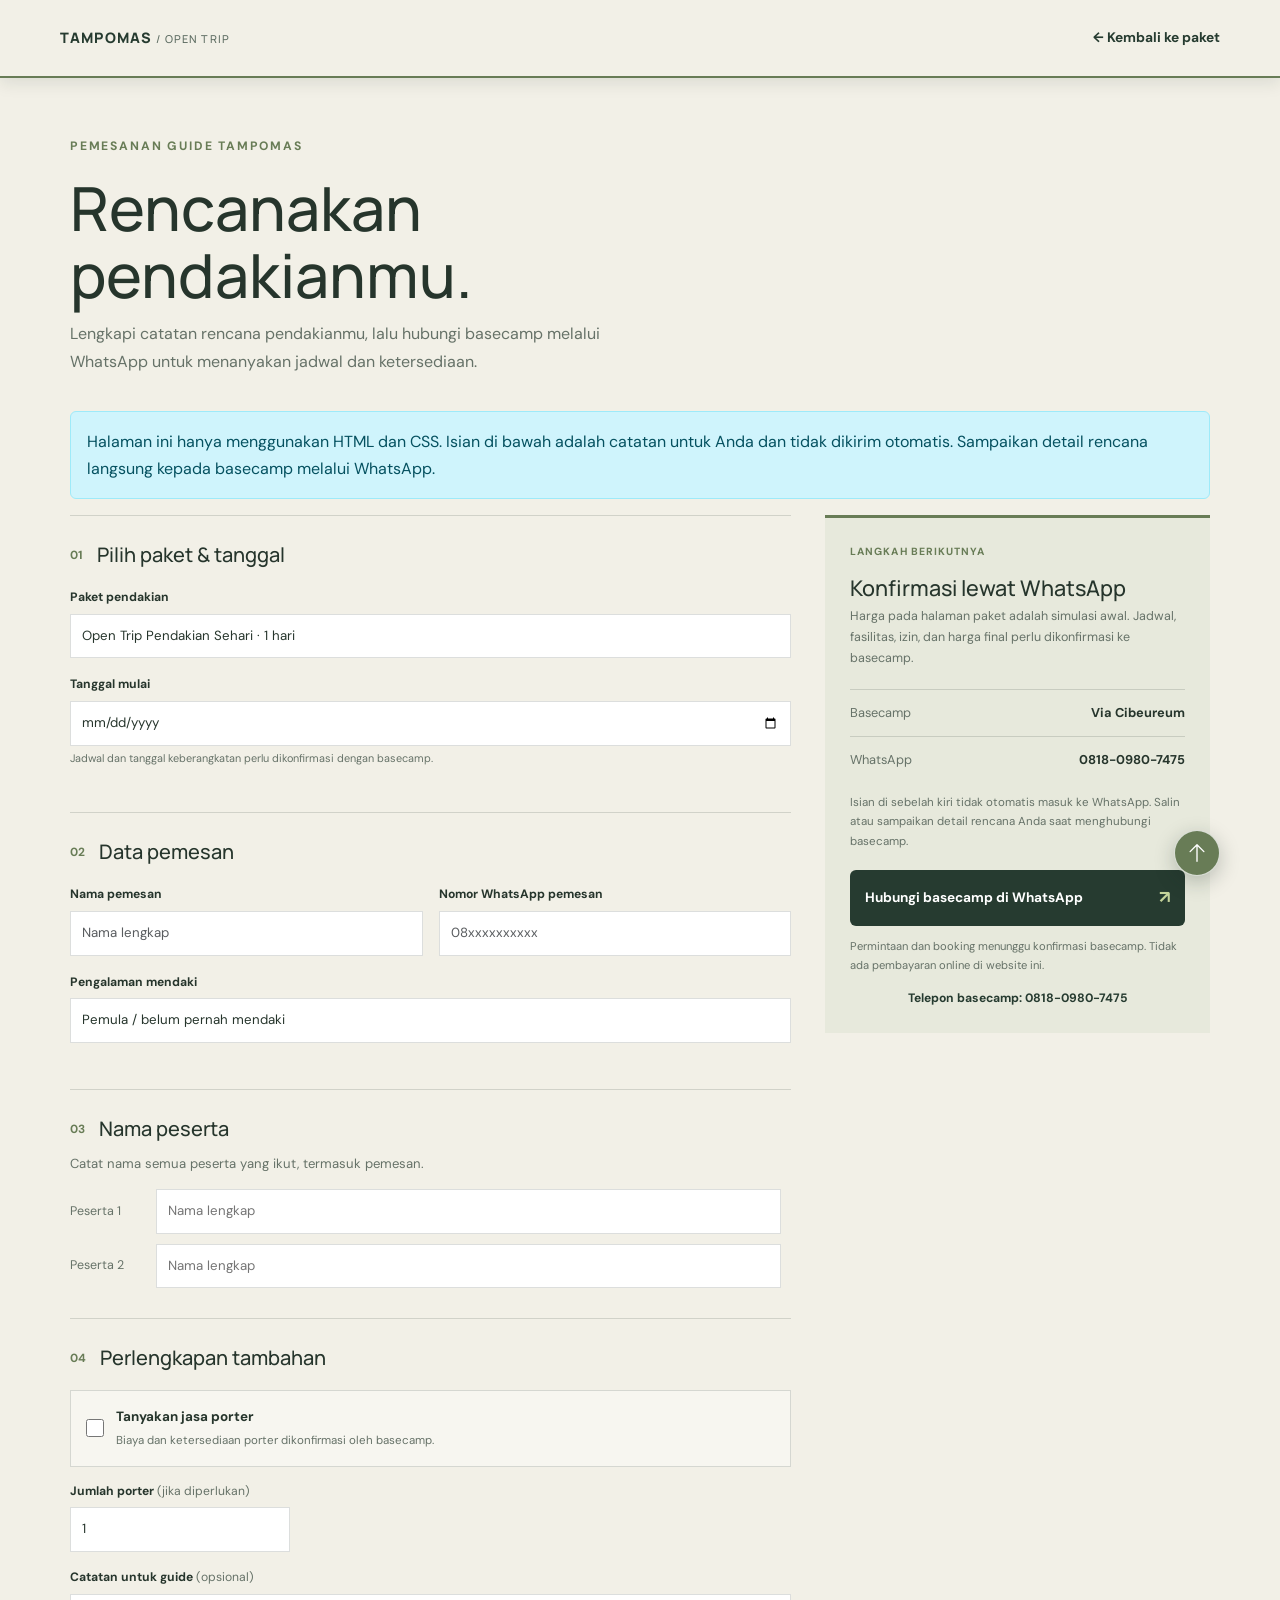
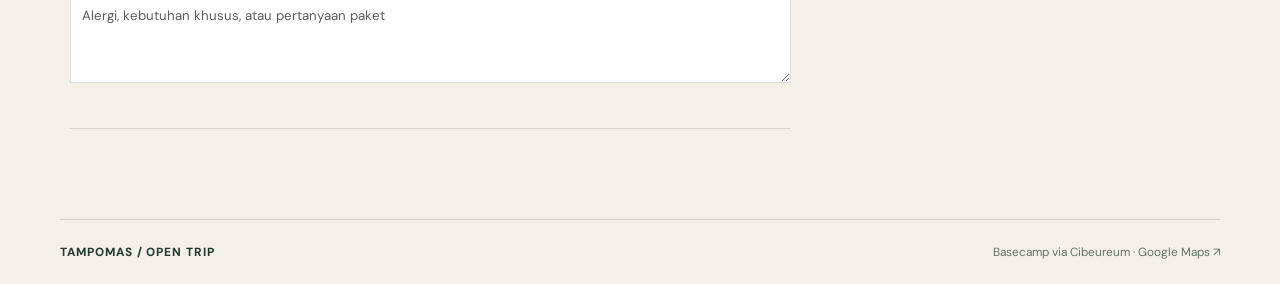
<file: pertemuan3/booking.html>
<!DOCTYPE html>
<html lang="id">
<head>
    <meta charset="UTF-8">
    <meta name="viewport" content="width=device-width, initial-scale=1.0">
    <meta name="description" content="Informasi paket dan persiapan pengajuan booking guide Gunung Tampomas.">
    <title>Booking Guide Tampomas</title>
    <link href="https://cdn.jsdelivr.net/npm/bootstrap@5.3.3/dist/css/bootstrap.min.css" rel="stylesheet">
    <link rel="preconnect" href="https://fonts.googleapis.com">
    <link rel="preconnect" href="https://fonts.gstatic.com" crossorigin>
    <link href="https://fonts.googleapis.com/css2?family=DM+Sans:wght@400;500;600;700&family=Manrope:wght@400;500;600;700;800&display=swap" rel="stylesheet">
    <link rel="stylesheet" href="assets/styles.css">
</head>
<body class="booking-page">
    <header class="booking-header" id="booking-top">
        <a class="brand" href="index.html">TAMPOMAS <span>/ OPEN TRIP</span></a>
        <a class="back-link" href="index.html#paket">← Kembali ke paket</a>
    </header>

    <main class="booking-main container">
        <div class="booking-title">
            <p class="eyebrow dark">Pemesanan guide Tampomas</p>
            <h1>Rencanakan pendakianmu.</h1>
            <p>Lengkapi catatan rencana pendakianmu, lalu hubungi basecamp melalui WhatsApp untuk menanyakan jadwal dan ketersediaan.</p>
        </div>

        <div class="alert alert-info" id="static-booking-note" role="note">
            Halaman ini hanya menggunakan HTML dan CSS. Isian di bawah adalah catatan untuk Anda dan tidak dikirim otomatis. Sampaikan detail rencana langsung kepada basecamp melalui WhatsApp.
        </div>

        <div class="order-layout">
            <div class="order-fields">
                <section class="form-section">
                    <div class="form-section-heading"><span>01</span><h2>Pilih paket & tanggal</h2></div>
                    <div class="form-field mb-3">
                        <label for="package-id">Paket pendakian</label>
                        <select class="form-select" id="package-id">
                            <option>Open Trip Pendakian Sehari · 1 hari</option>
                            <option>Open Trip Camping · 2 hari 1 malam</option>
                            <option>Private Pendakian Sehari · 1 hari</option>
                            <option>Private Camping · 2 hari 1 malam</option>
                        </select>
                    </div>
                    <div class="form-field mb-3">
                        <label for="start-date">Tanggal mulai</label>
                        <input class="form-control" id="start-date" type="date">
                        <span class="field-hint">Jadwal dan tanggal keberangkatan perlu dikonfirmasi dengan basecamp.</span>
                    </div>
                </section>

                <section class="form-section">
                    <div class="form-section-heading"><span>02</span><h2>Data pemesan</h2></div>
                    <div class="form-row">
                        <div class="form-field mb-3">
                            <label for="customer-name">Nama pemesan</label>
                            <input class="form-control" id="customer-name" type="text" autocomplete="name" placeholder="Nama lengkap">
                        </div>
                        <div class="form-field mb-3">
                            <label for="customer-phone">Nomor WhatsApp pemesan</label>
                            <input class="form-control" id="customer-phone" type="tel" autocomplete="tel" placeholder="08xxxxxxxxxx">
                        </div>
                    </div>
                    <div class="form-field mb-3">
                        <label for="experience">Pengalaman mendaki</label>
                        <select class="form-select" id="experience">
                            <option>Pemula / belum pernah mendaki</option>
                            <option>Pernah mendaki 1-2 kali</option>
                            <option>Sudah berpengalaman</option>
                        </select>
                    </div>
                </section>

                <section class="form-section">
                    <div class="form-section-heading"><span>03</span><h2>Nama peserta</h2></div>
                    <p class="section-help">Catat nama semua peserta yang ikut, termasuk pemesan.</p>
                    <div class="participant-list">
                        <div class="participant-row">
                            <label for="participant-1">Peserta 1</label>
                            <input id="participant-1" type="text" placeholder="Nama lengkap">
                        </div>
                        <div class="participant-row">
                            <label for="participant-2">Peserta 2</label>
                            <input id="participant-2" type="text" placeholder="Nama lengkap">
                        </div>
                    </div>
                </section>

                <section class="form-section">
                    <div class="form-section-heading"><span>04</span><h2>Perlengkapan tambahan</h2></div>
                    <label class="porter-toggle" for="porter-needed">
                        <input id="porter-needed" type="checkbox">
                        <span><strong>Tanyakan jasa porter</strong><small>Biaya dan ketersediaan porter dikonfirmasi oleh basecamp.</small></span>
                    </label>
                    <div class="form-field porter-count-field">
                        <label for="porter-count">Jumlah porter <span>(jika diperlukan)</span></label>
                        <input class="form-control" id="porter-count" type="number" min="1" max="5" value="1">
                    </div>
                    <div class="form-field">
                        <label for="special-notes">Catatan untuk guide <span>(opsional)</span></label>
                        <textarea class="form-control" id="special-notes" rows="3" placeholder="Alergi, kebutuhan khusus, atau pertanyaan paket"></textarea>
                    </div>
                </section>
            </div>

            <aside class="order-summary">
                <p class="summary-kicker">LANGKAH BERIKUTNYA</p>
                <h2>Konfirmasi lewat WhatsApp</h2>
                <p class="summary-duration">Harga pada halaman paket adalah simulasi awal. Jadwal, fasilitas, izin, dan harga final perlu dikonfirmasi ke basecamp.</p>
                <div class="summary-line"><span>Basecamp</span><strong>Via Cibeureum</strong></div>
                <div class="summary-line"><span>WhatsApp</span><strong>0818-0980-7475</strong></div>
                <p class="summary-note">Isian di sebelah kiri tidak otomatis masuk ke WhatsApp. Salin atau sampaikan detail rencana Anda saat menghubungi basecamp.</p>
                <a class="booking-submit btn btn-success" href="https://wa.me/6281809807475?text=Halo%20Basecamp%20Tampomas%2C%20saya%20ingin%20bertanya%20tentang%20paket%20pendakian." target="_blank" rel="noopener noreferrer">Hubungi basecamp di WhatsApp <span aria-hidden="true">↗</span></a>
                <p class="form-status">Permintaan dan booking menunggu konfirmasi basecamp. Tidak ada pembayaran online di website ini.</p>
                <a class="summary-contact" href="tel:+6281809807475">Telepon basecamp: 0818-0980-7475</a>
            </aside>
        </div>
    </main>

    <footer class="booking-footer">
        <span>TAMPOMAS / OPEN TRIP</span>
        <a href="https://maps.app.goo.gl/jqfVbo1FiS6jEmNEA" target="_blank" rel="noopener noreferrer">Basecamp via Cibeureum · Google Maps ↗</a>
    </footer>

    <a class="back-to-top" href="#booking-top" aria-label="Kembali ke atas" title="Kembali ke atas">
        <svg xmlns="http://www.w3.org/2000/svg" fill="none" viewBox="0 0 24 24" stroke="currentColor" stroke-width="1.5" aria-hidden="true">
            <path stroke-linecap="round" stroke-linejoin="round" d="M4.5 10.5 12 3m0 0 7.5 7.5M12 3v18" />
        </svg>
    </a>
</body>
</html>
</file>
<file: pertemuan3/assets/styles.css>
:root {
    --forest: #263b30;
    --forest-deep: #18271f;
    --moss: #687c56;
    --lime: #c5d49b;
    --paper: #f2f0e7;
    --ink: #26352c;
    --muted: #667268;
    --line: rgba(38, 53, 44, 0.16);
}

* { box-sizing: border-box; }

html { scroll-behavior: smooth; scroll-padding-top: 100px; }

body {
    margin: 0;
    color: var(--ink);
    background: var(--paper);
    font-family: 'DM Sans', sans-serif;
    line-height: 1.7;
}

a { color: inherit; text-decoration: none; }

.hero {
    min-height: 680px;
    height: min(100vh, 860px);
    position: relative;
    color: #fff;
    background-image: linear-gradient(90deg, rgba(21, 35, 27, 0.82) 0%, rgba(21, 35, 27, 0.42) 52%, rgba(21, 35, 27, 0.08) 100%), linear-gradient(0deg, rgba(18, 29, 22, 0.42), transparent 32%), url('foto/foto7.jpeg');
    background-position: center 65%;
    background-size: cover;
    display: flex;
    flex-direction: column;
    padding-top: 82px;
}

.site-nav {
    position: fixed;
    z-index: 1000;
    top: 0;
    right: 0;
    left: 0;
    width: 100%;
    min-height: 82px;
    display: flex;
    justify-content: space-between;
    align-items: center;
    gap: 28px;
    margin: 0;
    padding: 12px max(28px, calc((100vw - 1180px) / 2));
    color: #fff;
    background: rgba(24, 39, 31, 0.98);
    border-bottom: 2px solid var(--lime);
    box-shadow: 0 5px 18px rgba(16, 28, 20, 0.2);
}

.brand {
    font-family: 'Manrope', sans-serif;
    font-size: 0.9rem;
    font-weight: 800;
    letter-spacing: 0.08em;
}

.brand span { font-size: 0.68rem; font-weight: 500; opacity: 0.72; }

.nav-links { display: flex; gap: 30px; font-size: 0.88rem; font-weight: 700; }
.nav-links a { color: #fff; transition: color 180ms ease; }
.nav-links a:hover { color: var(--lime); }
.nav-links .nav-booking { padding: 9px 14px; border: 1px solid rgba(255, 255, 255, 0.55); color: #fff; }

.hero-content {
    width: min(1180px, calc(100% - 64px));
    margin: auto;
    padding: 78px 0 105px;
    animation: rise-in 700ms ease both;
}

.eyebrow {
    margin: 0 0 18px;
    color: var(--lime);
    font-size: 0.76rem;
    font-weight: 700;
    letter-spacing: 0.15em;
    text-transform: uppercase;
}

.eyebrow span { display: inline-block; width: 22px; height: 1px; margin: 0 10px 4px; background: currentColor; }
.eyebrow.dark { color: var(--moss); }

.hero h1, .section-wrap h2 {
    font-family: 'Manrope', sans-serif;
    letter-spacing: 0;
}

.hero h1 {
    max-width: 740px;
    margin: 0;
    font-size: clamp(3.5rem, 8vw, 7.4rem);
    line-height: 0.99;
    font-weight: 600;
}

.hero h1 em { color: var(--lime); font-style: normal; }
.hero-intro { max-width: 460px; margin: 28px 0 25px; color: rgba(255, 255, 255, 0.84); font-size: 1.05rem; }
.text-link { display: inline-flex; gap: 13px; align-items: center; padding-bottom: 5px; border-bottom: 1px solid var(--lime); font-weight: 600; }
.text-link span { color: var(--lime); font-size: 1.15rem; }

.hero-caption {
    width: min(1180px, calc(100% - 64px));
    margin: 0 auto 26px;
    display: flex;
    justify-content: space-between;
    color: rgba(255, 255, 255, 0.76);
    font-size: 0.65rem;
    letter-spacing: 0.16em;
}

.section-wrap { width: min(1080px, calc(100% - 64px)); margin: 0 auto; }
.intro { display: grid; grid-template-columns: 1fr 2.4fr 0.85fr; gap: 48px; padding-top: 112px; padding-bottom: 120px; }

.section-index { color: var(--moss); font-size: 0.75rem; font-weight: 700; letter-spacing: 0.12em; white-space: nowrap; }
.section-index span { display: block; margin-top: 7px; color: var(--muted); font-size: 0.63rem; font-weight: 600; }
.section-index.light, .section-index.light span { color: rgba(255, 255, 255, 0.62); }
.intro-copy { max-width: 610px; }
.section-wrap h2 { margin: 0 0 22px; font-size: clamp(2rem, 4vw, 3.25rem); line-height: 1.16; font-weight: 600; }
.intro-copy > p:not(.eyebrow) { color: var(--muted); }
.fact-note { align-self: end; display: flex; flex-direction: column; padding: 20px 0 4px 22px; border-left: 1px solid var(--line); }
.fact-number { font-family: 'Manrope', sans-serif; font-size: 2.15rem; line-height: 1; font-weight: 700; }
.fact-unit { margin-top: 8px; color: var(--muted); font-size: 0.57rem; font-weight: 700; letter-spacing: 0.08em; }
.fact-divider { width: 30px; height: 1px; margin: 19px 0; background: var(--moss); }
.fact-location { font-size: 0.83rem; }

.trail-section { color: #fff; background: var(--forest); }
.trail-layout { display: grid; grid-template-columns: 1fr 1fr; gap: 12%; padding-top: 100px; padding-bottom: 106px; }
.trail-heading .eyebrow { margin-top: 54px; }
.trail-heading h2, .ethics-layout h2 { font-size: clamp(2.5rem, 5vw, 4.3rem); }
.trail-heading > p:not(.eyebrow) { max-width: 460px; color: rgba(255, 255, 255, 0.76); }
.trail-heading .small-note { margin-top: 26px; padding-left: 16px; border-left: 2px solid var(--lime); font-size: 0.83rem; color: rgba(255, 255, 255, 0.62); }
.trail-stages { align-self: center; border-top: 1px solid rgba(255, 255, 255, 0.2); }
.trail-stage { display: grid; grid-template-columns: 42px 1fr; gap: 16px; padding: 26px 0; border-bottom: 1px solid rgba(255, 255, 255, 0.2); }
.stage-number { color: var(--lime); font-size: 0.77rem; font-weight: 700; }
.trail-stage h3, .check-item h3 { margin: 0 0 5px; font-family: 'Manrope', sans-serif; font-size: 1.1rem; }
.trail-stage p { max-width: 380px; margin: 0; color: rgba(255, 255, 255, 0.68); font-size: 0.91rem; }

.routes-section { padding-top: 104px; padding-bottom: 108px; }
.routes-section .gallery-heading { margin-bottom: 34px; }
.routes-intro { max-width: 690px; margin: 0; color: var(--muted); }
.route-grid { display: grid; grid-template-columns: repeat(2, minmax(0, 1fr)); gap: 15px; }
.route-card { min-height: 230px; display: flex; flex-direction: column; align-items: flex-start; padding: 24px; border: 1px solid var(--line); background: rgba(255, 255, 255, 0.26); }
.route-index { color: var(--moss); font-size: 0.7rem; font-weight: 700; letter-spacing: 0.1em; }
.route-card h3 { margin: 17px 0 7px; font-family: 'Manrope', sans-serif; font-size: 1.25rem; }
.route-card p { margin: 0 0 20px; color: var(--muted); font-size: 0.86rem; }
.route-card a { display: flex; justify-content: space-between; gap: 12px; width: 100%; margin-top: auto; padding-top: 12px; border-top: 1px solid var(--line); color: var(--forest); font-size: 0.78rem; font-weight: 700; }
.route-card a span { color: var(--moss); }
.route-card a + a { margin-top: 8px; padding-top: 0; border-top: 0; }
.route-map { width: 100%; height: 180px; margin: 0 0 14px; overflow: hidden; background: #dfe5d6; }
.route-map iframe { display: block; width: 100%; height: 100%; border: 0; }

.video-section { color: #fff; background: var(--moss); }
.video-layout { display: grid; grid-template-columns: 0.9fr 1.1fr; gap: 12%; padding-top: 78px; padding-bottom: 82px; }
.video-layout .eyebrow { margin-top: 38px; color: var(--lime); }
.video-copy { align-self: center; }
.video-copy p { max-width: 500px; color: rgba(255, 255, 255, 0.78); font-size: 0.9rem; }
.video-thumbnail { position: relative; display: block; width: min(100%, 560px); overflow: hidden; border: 1px solid rgba(255, 255, 255, 0.35); background: var(--forest-deep); }
.video-thumbnail img { display: block; width: 100%; aspect-ratio: 16 / 9; object-fit: cover; transition: transform 250ms ease; }
.video-thumbnail:hover img { transform: scale(1.035); }
.video-play { position: absolute; top: 50%; left: 50%; width: 64px; height: 64px; border: 2px solid #fff; border-radius: 50%; background: rgba(190, 36, 36, 0.92); transform: translate(-50%, -50%); }
.video-play::after { position: absolute; top: 50%; left: 54%; width: 0; height: 0; border-top: 11px solid transparent; border-bottom: 11px solid transparent; border-left: 16px solid #fff; content: ''; transform: translate(-50%, -50%); }
.video-thumbnail-label { position: absolute; right: 0; bottom: 0; left: 0; display: flex; justify-content: space-between; padding: 32px 14px 10px; color: #fff; background: linear-gradient(transparent, rgba(24, 39, 31, 0.86)); font-size: 0.68rem; font-weight: 700; letter-spacing: 0.08em; }
.video-thumbnail-label span { color: var(--lime); }

.packages-section { padding-top: 104px; padding-bottom: 104px; }
.packages-heading { display: grid; grid-template-columns: 1fr 2.4fr; gap: 48px; margin-bottom: 34px; }
.packages-heading h2 { max-width: 650px; margin-bottom: 12px; }
.packages-intro { max-width: 650px; margin: 0; color: var(--muted); }
.package-grid { display: grid; grid-template-columns: repeat(3, minmax(0, 1fr)); gap: 15px; }
.guide-package { min-height: 100%; display: flex; flex-direction: column; padding: 25px 22px 20px; border: 1px solid var(--line); background: rgba(255, 255, 255, 0.26); }
.featured-package { border-color: var(--moss); background: #e7e9dc; }
.package-type { color: var(--moss); font-size: 0.63rem; font-weight: 700; letter-spacing: 0.09em; }
.guide-package h3 { margin: 18px 0 2px; font-family: 'Manrope', sans-serif; font-size: 1.32rem; line-height: 1.25; }
.package-duration { margin: 0 0 13px; color: var(--moss); font-size: 0.8rem; font-weight: 700; }
.guide-package > p:not(.package-duration) { margin: 0 0 20px; color: var(--muted); font-size: 0.87rem; }
.package-detail { display: flex; flex-direction: column; gap: 1px; padding: 11px 0; border-top: 1px solid var(--line); }
.package-detail span { color: var(--muted); font-size: 0.7rem; }
.package-detail strong { font-size: 0.83rem; }
.package-price { margin-top: 10px; color: var(--forest); font-family: 'Manrope', sans-serif; font-size: 1.12rem; font-weight: 800; }
.package-extra { margin-top: 2px; color: var(--muted); font-size: 0.7rem; }
.package-select { display: flex; justify-content: space-between; align-items: center; gap: 10px; width: 100%; margin-top: auto; padding: 12px 0 0; border: 0; background: transparent; color: var(--forest); font: inherit; font-size: 0.84rem; font-weight: 700; text-align: left; cursor: pointer; }
.package-select span { color: var(--moss); font-size: 1.1rem; }
.package-select:hover { color: var(--moss); }
.package-disclaimer { margin: 18px 0 0; color: var(--muted); font-size: 0.78rem; }

.gallery-section { padding-top: 104px; padding-bottom: 108px; }
.gallery-heading { display: grid; grid-template-columns: 1fr 2.4fr; gap: 48px; align-items: start; margin-bottom: 34px; }
.gallery-heading h2 { max-width: 620px; margin-bottom: 0; }
.gallery-grid { display: grid; grid-template-columns: repeat(4, minmax(0, 1fr)); grid-auto-rows: 260px; gap: 14px; }
.gallery-item { position: relative; min-width: 0; margin: 0; overflow: hidden; background: var(--forest); }
.gallery-item > img { display: block; width: 100%; height: 100%; object-fit: cover; transition: transform 350ms ease; }
.gallery-item:hover > img { transform: scale(1.035); }
.gallery-item figcaption { position: absolute; right: 0; bottom: 0; left: 0; display: flex; justify-content: space-between; align-items: end; gap: 12px; padding: 34px 16px 13px; color: #fff; background: linear-gradient(transparent, rgba(16, 28, 20, 0.84)); }
.gallery-item figcaption strong { font-family: 'Manrope', sans-serif; font-size: 0.95rem; }
.gallery-item figcaption span { font-size: 0.67rem; text-align: right; color: rgba(255, 255, 255, 0.82); }
.gallery-note { max-width: 780px; margin: 17px 0 0; color: var(--muted); font-size: 0.8rem; }

.prep-section { display: grid; grid-template-columns: 1fr 2.4fr; gap: 48px; padding-top: 110px; padding-bottom: 120px; }
.prep-content { max-width: 740px; }
.prep-content h2 { max-width: 620px; }
.checklist { margin-top: 42px; display: grid; grid-template-columns: 1fr 1fr; column-gap: 42px; }
.check-item { display: grid; grid-template-columns: 34px 1fr; gap: 12px; padding: 22px 0; border-top: 1px solid var(--line); }
.check-item > span { padding-top: 3px; color: var(--moss); font-size: 0.68rem; font-weight: 700; }
.check-item p { margin: 0; color: var(--muted); font-size: 0.88rem; }

.ethics-section { color: #fff; background: var(--forest-deep); }
.ethics-layout { display: grid; grid-template-columns: 0.9fr 1.1fr; gap: 12%; padding-top: 94px; padding-bottom: 104px; }
.ethics-layout .eyebrow { margin-top: 50px; }
.rules-list { list-style: none; margin: 0; padding: 0; border-top: 1px solid rgba(255, 255, 255, 0.2); }
.rules-list li { display: grid; grid-template-columns: 36px 1fr; gap: 12px; padding: 15px 0; border-bottom: 1px solid rgba(255, 255, 255, 0.2); color: rgba(255, 255, 255, 0.82); font-size: 0.9rem; }
.rules-list li span { color: var(--lime); font-size: 0.7rem; font-weight: 700; }

.booking-page { min-height: 100vh; background: var(--paper); }
.booking-header, .booking-footer { width: min(1160px, calc(100% - 64px)); margin: 0 auto; display: flex; justify-content: space-between; align-items: center; gap: 24px; }
.booking-header { position: sticky; z-index: 1000; top: 0; width: 100%; min-height: 78px; padding: 12px max(24px, calc((100vw - 1160px) / 2)); color: var(--forest); background: var(--paper); border-bottom: 2px solid var(--moss); box-shadow: 0 5px 16px rgba(24, 39, 31, 0.1); }
.booking-header .brand, .booking-footer { color: var(--forest); }
.back-link { color: var(--forest); font-size: 0.86rem; font-weight: 700; }
.booking-main { width: min(1160px, calc(100% - 64px)); margin: 0 auto; padding: 58px 0 90px; }
.booking-title { max-width: 690px; margin-bottom: 36px; }
.booking-title h1 { margin: 0 0 12px; font-family: 'Manrope', sans-serif; font-size: clamp(2.3rem, 5vw, 3.8rem); line-height: 1.1; }
.booking-title > p:last-child { max-width: 590px; margin: 0; color: var(--muted); }
.order-layout { display: grid; grid-template-columns: minmax(0, 1.5fr) minmax(290px, 0.8fr); align-items: start; gap: 34px; }
.order-fields { border-top: 1px solid var(--line); }
.form-section { padding: 27px 0 30px; border-bottom: 1px solid var(--line); }
.form-section-heading { display: flex; gap: 14px; align-items: center; margin-bottom: 20px; }
.form-section-heading > span { color: var(--moss); font-size: 0.74rem; font-weight: 700; }
.form-section-heading h2 { margin: 0; font-family: 'Manrope', sans-serif; font-size: 1.25rem; }
.section-help { margin: -8px 0 14px; color: var(--muted); font-size: 0.82rem; }
.order-summary { position: sticky; top: 20px; padding: 25px; background: #e7e9dc; border-top: 3px solid var(--moss); }
.summary-kicker { margin: 0 0 14px; color: var(--moss); font-size: 0.65rem; font-weight: 700; letter-spacing: 0.1em; }
.order-summary h2 { margin: 0; font-family: 'Manrope', sans-serif; font-size: 1.35rem; }
.summary-duration { min-height: 24px; margin: 5px 0 20px; color: var(--muted); font-size: 0.78rem; }
.summary-line, .summary-total { display: flex; justify-content: space-between; gap: 14px; padding: 12px 0; border-top: 1px solid var(--line); font-size: 0.8rem; }
.summary-line span, .summary-note { color: var(--muted); }
.summary-line strong { text-align: right; }
.summary-total { align-items: baseline; margin-top: 4px; font-weight: 700; }
.summary-total strong { color: var(--forest); font-family: 'Manrope', sans-serif; font-size: 1.45rem; text-align: right; }
.summary-note { margin: 10px 0 18px; font-size: 0.72rem; }
.summary-contact { display: block; margin-top: 13px; color: var(--forest); font-size: 0.76rem; font-weight: 700; text-align: center; }
.booking-footer { padding: 22px 0; border-top: 1px solid var(--line); font-size: 0.74rem; }
.booking-footer span { font-weight: 800; letter-spacing: 0.08em; }
.booking-footer a { color: var(--muted); }
.porter-toggle { display: flex; align-items: center; gap: 12px; padding: 15px; border: 1px solid var(--line); background: rgba(255, 255, 255, 0.35); cursor: pointer; }
.porter-toggle input { width: 18px; height: 18px; accent-color: var(--forest); }
.porter-toggle span { display: grid; gap: 2px; }
.porter-toggle strong { font-size: 0.84rem; }
.porter-toggle small { color: var(--muted); font-size: 0.72rem; }
.porter-count-field { max-width: 220px; margin-top: 14px; }
.participant-list { display: grid; gap: 10px; }
.form-row { display: grid; grid-template-columns: repeat(2, minmax(0, 1fr)); gap: 16px; }
.participant-row { display: grid; grid-template-columns: 76px minmax(0, 1fr) auto; gap: 10px; align-items: center; }
.participant-row label { color: var(--muted); font-size: 0.78rem; }
.participant-row input { width: 100%; min-width: 0; min-height: 44px; padding: 10px 11px; border: 1px solid var(--line); border-radius: 0; color: var(--ink); background: #fff; font: inherit; font-size: 0.83rem; }
.participant-row input:focus { outline: 2px solid var(--moss); outline-offset: 1px; }
.remove-participant { padding: 8px 4px; border: 0; color: #7b4438; background: transparent; font: inherit; font-size: 0.73rem; cursor: pointer; }
.add-participant { margin-top: 12px; padding: 9px 12px; border: 1px solid var(--moss); color: var(--forest); background: transparent; font: inherit; font-size: 0.78rem; font-weight: 700; cursor: pointer; }
.add-participant:disabled { opacity: 0.45; cursor: not-allowed; }
.form-field { min-width: 0; margin-bottom: 15px; }
.form-field label { display: block; margin-bottom: 6px; font-size: 0.76rem; font-weight: 700; }
.form-field label span { color: var(--muted); font-weight: 400; }
.form-field input, .form-field select, .form-field textarea { display: block; width: 100%; min-height: 44px; padding: 10px 11px; border: 1px solid var(--line); border-radius: 0; color: var(--ink); background: #fff; font: inherit; font-size: 0.83rem; }
.form-field textarea { min-height: 84px; resize: vertical; }
.form-field input:focus, .form-field select:focus, .form-field textarea:focus { outline: 2px solid var(--moss); outline-offset: 1px; }
.field-hint { display: block; margin-top: 5px; color: var(--muted); font-size: 0.68rem; line-height: 1.45; }
.booking-submit { display: flex; justify-content: space-between; align-items: center; gap: 14px; width: 100%; padding: 13px 15px; border: 0; color: #fff; background: var(--forest); font: inherit; font-size: 0.85rem; font-weight: 700; text-align: left; cursor: pointer; }
.booking-submit:hover { background: var(--moss); }
.booking-submit span { color: var(--lime); font-size: 1.1rem; }
.form-status { margin: 11px 0 0; color: var(--muted); font-size: 0.7rem; }

.contact-section { color: #fff; background: var(--moss); }
.contact-layout { display: grid; grid-template-columns: 0.9fr 1.1fr; gap: 12%; padding-top: 84px; padding-bottom: 88px; }
.contact-layout .eyebrow { margin-top: 45px; color: var(--lime); }
.contact-layout h2 { max-width: 440px; }
.contact-details { align-self: center; padding-top: 12px; }
.contact-label { margin: 0 0 5px; color: rgba(255, 255, 255, 0.72); font-size: 0.78rem; }
.contact-phone { display: inline-block; font-family: 'Manrope', sans-serif; font-size: clamp(1.8rem, 4vw, 2.8rem); font-weight: 700; }
.contact-details > p:not(.contact-label) { max-width: 470px; margin: 10px 0 20px; color: rgba(255, 255, 255, 0.78); font-size: 0.84rem; }
.contact-map { display: inline-flex; gap: 12px; align-items: center; padding-bottom: 5px; border-bottom: 1px solid var(--lime); font-size: 0.88rem; font-weight: 600; }
.contact-map span { color: var(--lime); }

.site-footer { width: min(1080px, calc(100% - 64px)); margin: 0 auto; padding: 32px 0; display: grid; grid-template-columns: auto 1fr auto; gap: 24px; align-items: center; }
.site-footer .brand { color: var(--forest); white-space: nowrap; }
.site-footer .brand span { color: var(--muted); }
.footer-links { display: flex; flex-wrap: wrap; justify-content: center; gap: 8px 18px; }
.footer-links a { color: var(--muted); font-size: 0.76rem; }
.footer-links a:hover { color: var(--forest); }
.site-footer .footer-copyright { margin: 0; color: var(--muted); font-size: 0.7rem; text-align: right; }
.back-to-top {
    position: fixed;
    z-index: 31;
    right: max(22px, calc((100vw - 1160px) / 2));
    bottom: calc(24px + env(safe-area-inset-bottom));
    width: 46px;
    height: 46px;
    display: grid;
    place-items: center;
    border: 1px solid rgba(255, 255, 255, 0.75);
    border-radius: 50%;
    color: #fff;
    background: var(--moss);
    box-shadow: 0 6px 20px rgba(24, 39, 31, 0.25);
    text-decoration: none;
    cursor: pointer;
    transition: opacity 160ms ease, transform 160ms ease, background-color 160ms ease;
}
.back-to-top:hover { background: var(--forest); transform: translateY(-2px); }
.back-to-top svg { width: 22px; height: 22px; }

@keyframes rise-in { from { opacity: 0; transform: translateY(18px); } to { opacity: 1; transform: translateY(0); } }

@media (max-width: 760px) {
    html { scroll-padding-top: 126px; }
    .hero { min-height: 680px; height: 92svh; padding-top: 112px; }
    .site-nav, .hero-content, .hero-caption, .section-wrap, .site-footer { width: min(100% - 40px, 600px); }
    .site-nav { width: 100%; min-height: 108px; align-items: flex-start; flex-direction: column; justify-content: center; gap: 5px; padding: 9px 20px; }
    .nav-links { width: 100%; gap: 19px; overflow-x: auto; padding: 2px 0 4px; font-size: 0.78rem; }
    .nav-links a { white-space: nowrap; }
    .hero-content { padding: 72px 0 90px; }
    .hero h1 { font-size: clamp(3.5rem, 15vw, 6rem); }
    .hero-intro { max-width: 390px; font-size: 0.98rem; }
    .hero-caption { font-size: 0.56rem; }
    .intro, .trail-layout, .video-layout, .prep-section, .ethics-layout, .contact-layout { grid-template-columns: 1fr; gap: 30px; padding-top: 74px; padding-bottom: 78px; }
    .intro { gap: 25px; }
    .packages-section { padding-top: 74px; padding-bottom: 78px; }
    .packages-heading { grid-template-columns: 1fr; gap: 25px; }
    .package-grid { grid-template-columns: 1fr; }
    .guide-package { min-height: 0; }
    .gallery-section { padding-top: 74px; padding-bottom: 78px; }
    .gallery-heading { grid-template-columns: 1fr; gap: 25px; }
    .routes-section { padding-top: 74px; padding-bottom: 78px; }
    .route-grid { grid-template-columns: 1fr; }
    .route-card { min-height: 0; }
    .gallery-grid { grid-template-columns: repeat(2, minmax(0, 1fr)); grid-auto-rows: 210px; }
    .fact-note { justify-self: start; width: 100%; margin-top: 6px; }
    .trail-heading .eyebrow, .ethics-layout .eyebrow { margin-top: 36px; }
    .contact-layout .eyebrow { margin-top: 36px; }
    .checklist { gap: 0 20px; }
    .site-footer { grid-template-columns: 1fr; gap: 15px; }
    .footer-links { justify-content: flex-start; }
    .site-footer .footer-copyright { text-align: left; }
}

@media (max-width: 460px) {
    .checklist { grid-template-columns: 1fr; }
    .form-row { grid-template-columns: 1fr; gap: 0; }
    .booking-header { padding: 12px 20px; }
    .booking-footer, .booking-main { width: min(100% - 40px, 600px); }
    .order-layout { grid-template-columns: 1fr; gap: 26px; }
    .order-summary { position: static; grid-row: 1; }
    .participant-row { grid-template-columns: 62px minmax(0, 1fr); }
    .participant-row .remove-participant { grid-column: 2; justify-self: start; padding: 0; }
    .booking-footer { align-items: flex-start; flex-direction: column; gap: 7px; }
    .back-to-top { right: 14px; bottom: calc(18px + env(safe-area-inset-bottom)); width: 42px; height: 42px; }
    .gallery-grid { grid-template-columns: 1fr; grid-auto-rows: 250px; }
    .gallery-item figcaption { align-items: flex-start; flex-direction: column; gap: 2px; }
    .gallery-item figcaption span { text-align: left; }
    .hero-caption span:last-child { text-align: right; }
    .brand { font-size: 0.82rem; }
    .brand span { font-size: 0.58rem; }
}

@media (prefers-reduced-motion: reduce) {
    *, *::before, *::after { scroll-behavior: auto !important; animation-duration: 0.01ms !important; animation-iteration-count: 1 !important; transition-duration: 0.01ms !important; }
}
</file>
